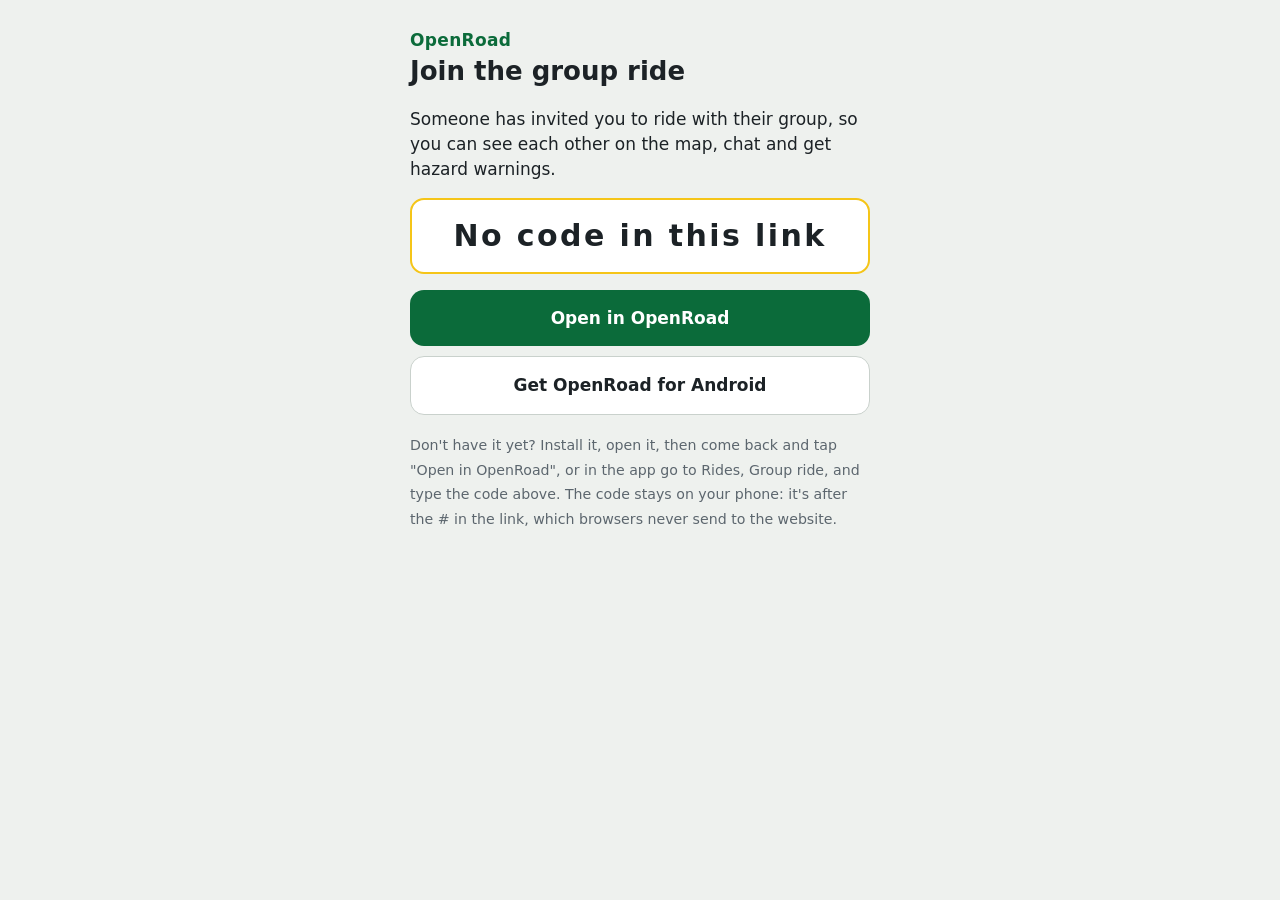
<file: docs/join.html>
<!doctype html>
<html lang="en"><head><meta charset="utf-8"><meta name="viewport" content="width=device-width,initial-scale=1">
<title>Join a group ride · OpenRoad</title>
<style>
:root{--g:#0b6b3a;--y:#f5c518;--ink:#1c2226;--bg:#eef1ee}
body{margin:0;font:17px/1.45 system-ui,-apple-system,"Segoe UI",Roboto,sans-serif;background:var(--bg);color:var(--ink)}
main{max-width:460px;margin:0 auto;padding:28px 18px}
h1{font-size:26px;margin:0 0 6px}.brand{color:var(--g);font-weight:800;letter-spacing:.02em}
.code{font-size:30px;font-weight:800;letter-spacing:.08em;background:#fff;border-radius:14px;padding:14px;text-align:center;margin:16px 0;border:2px solid var(--y)}
a.btn{display:block;text-align:center;padding:16px;border-radius:14px;font-weight:800;text-decoration:none;margin:10px 0}
.pri{background:var(--g);color:#fff}.sec{background:#fff;color:var(--ink);border:1.5px solid #c9d1cc}
small{color:#5c666e}
</style></head><body><main>
<div class="brand">OpenRoad</div>
<h1>Join the group ride</h1>
<p>Someone has invited you to ride with their group, so you can see each other on the map, chat and get hazard warnings.</p>
<div class="code" id="code">…</div>
<a class="btn pri" id="open" href="#">Open in OpenRoad</a>
<a class="btn sec" href="https://github.com/guestymark-SPR/OpenRoad/releases/download/app/OpenRoad.apk">Get OpenRoad for Android</a>
<p><small>Don't have it yet? Install it, open it, then come back and tap "Open in OpenRoad", or in the app go to Rides, Group ride, and type the code above. The code stays on your phone: it's after the # in the link, which browsers never send to the website.</small></p>
</main>
<script>
var c = (location.hash || '').replace('#', '').toUpperCase().replace(/[^0-9A-Z]/g, '');
var pretty = c.replace(/(.{4})(?=.)/g, '$1-');
document.getElementById('code').textContent = c.length >= 12 ? pretty : 'No code in this link';
// Chrome on Android opens the app from an intent: link, and offers the download if it isn't installed
var apk = 'https://github.com/guestymark-SPR/OpenRoad/releases/download/app/OpenRoad.apk';
document.getElementById('open').href = 'intent://join/' + pretty + '#Intent;scheme=openroad;package=uk.openroad.app;S.browser_fallback_url=' + encodeURIComponent(apk) + ';end';
</script></body></html>
</file>
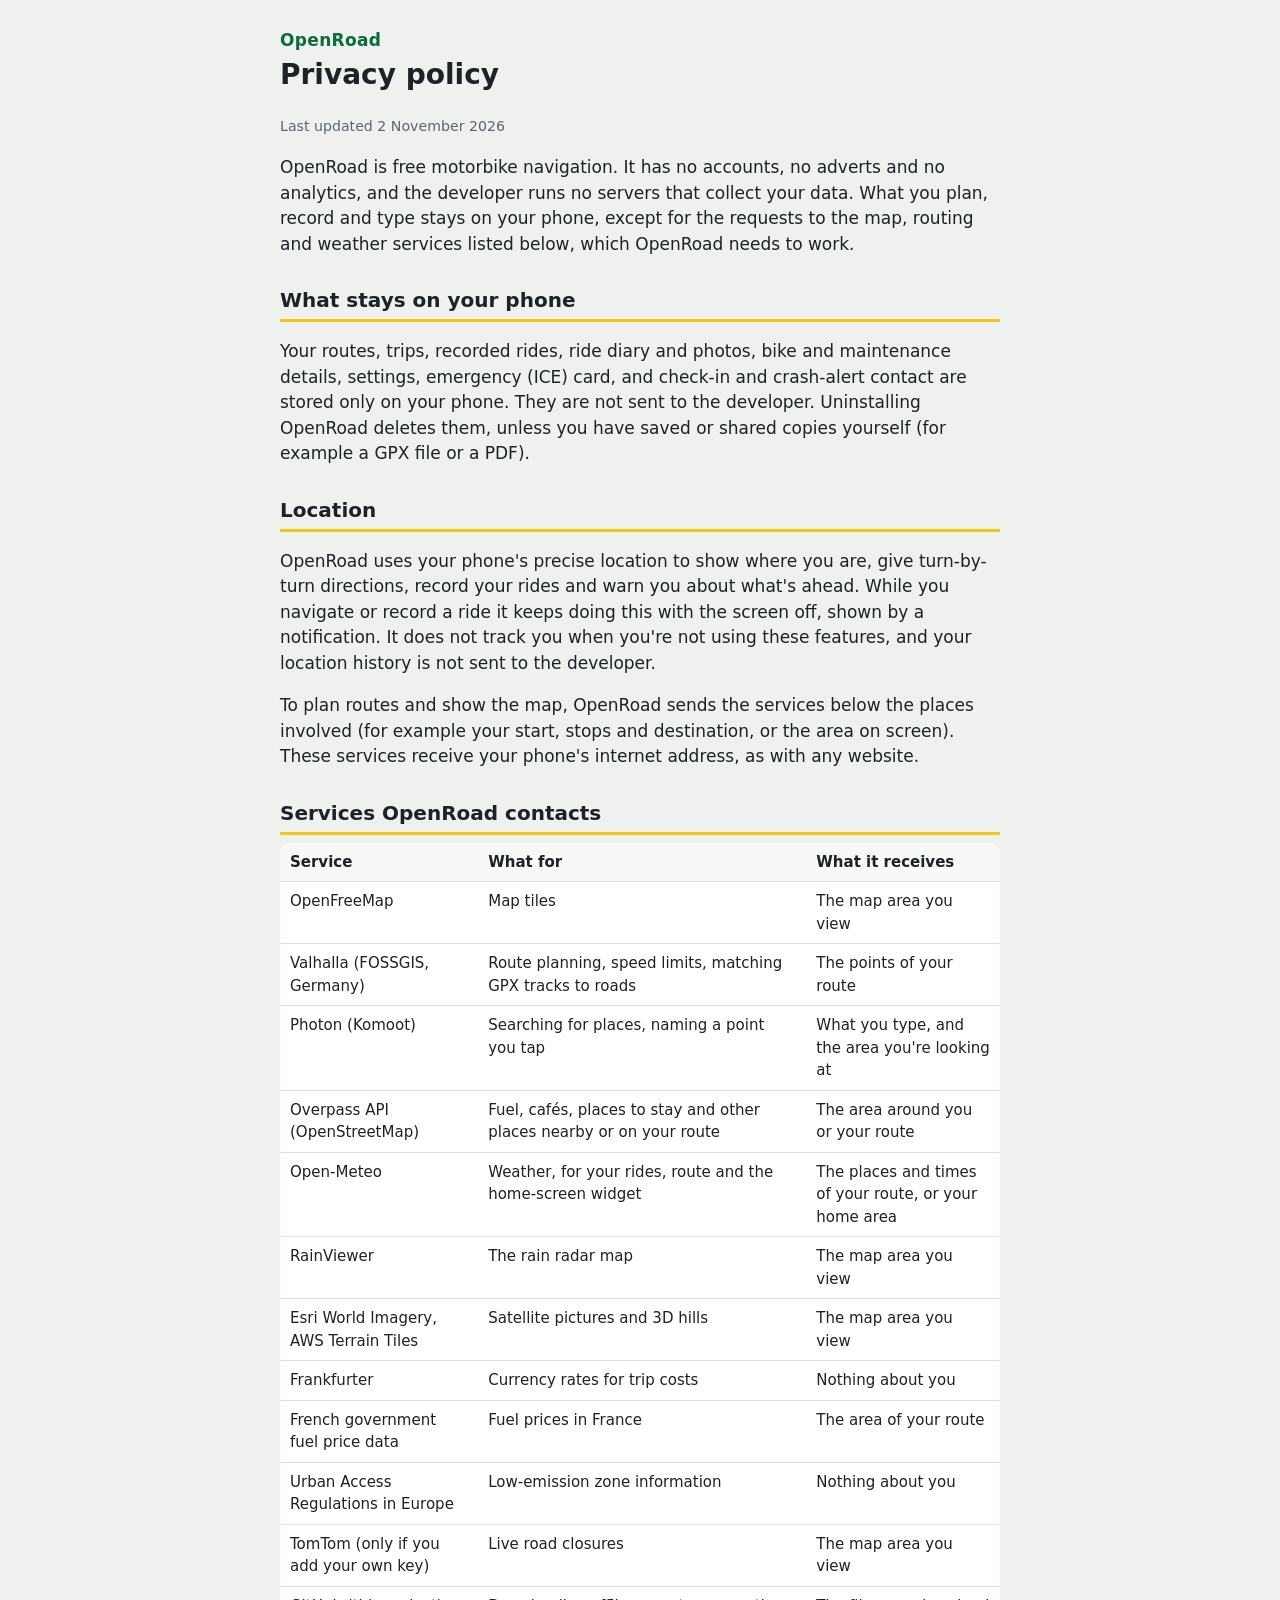
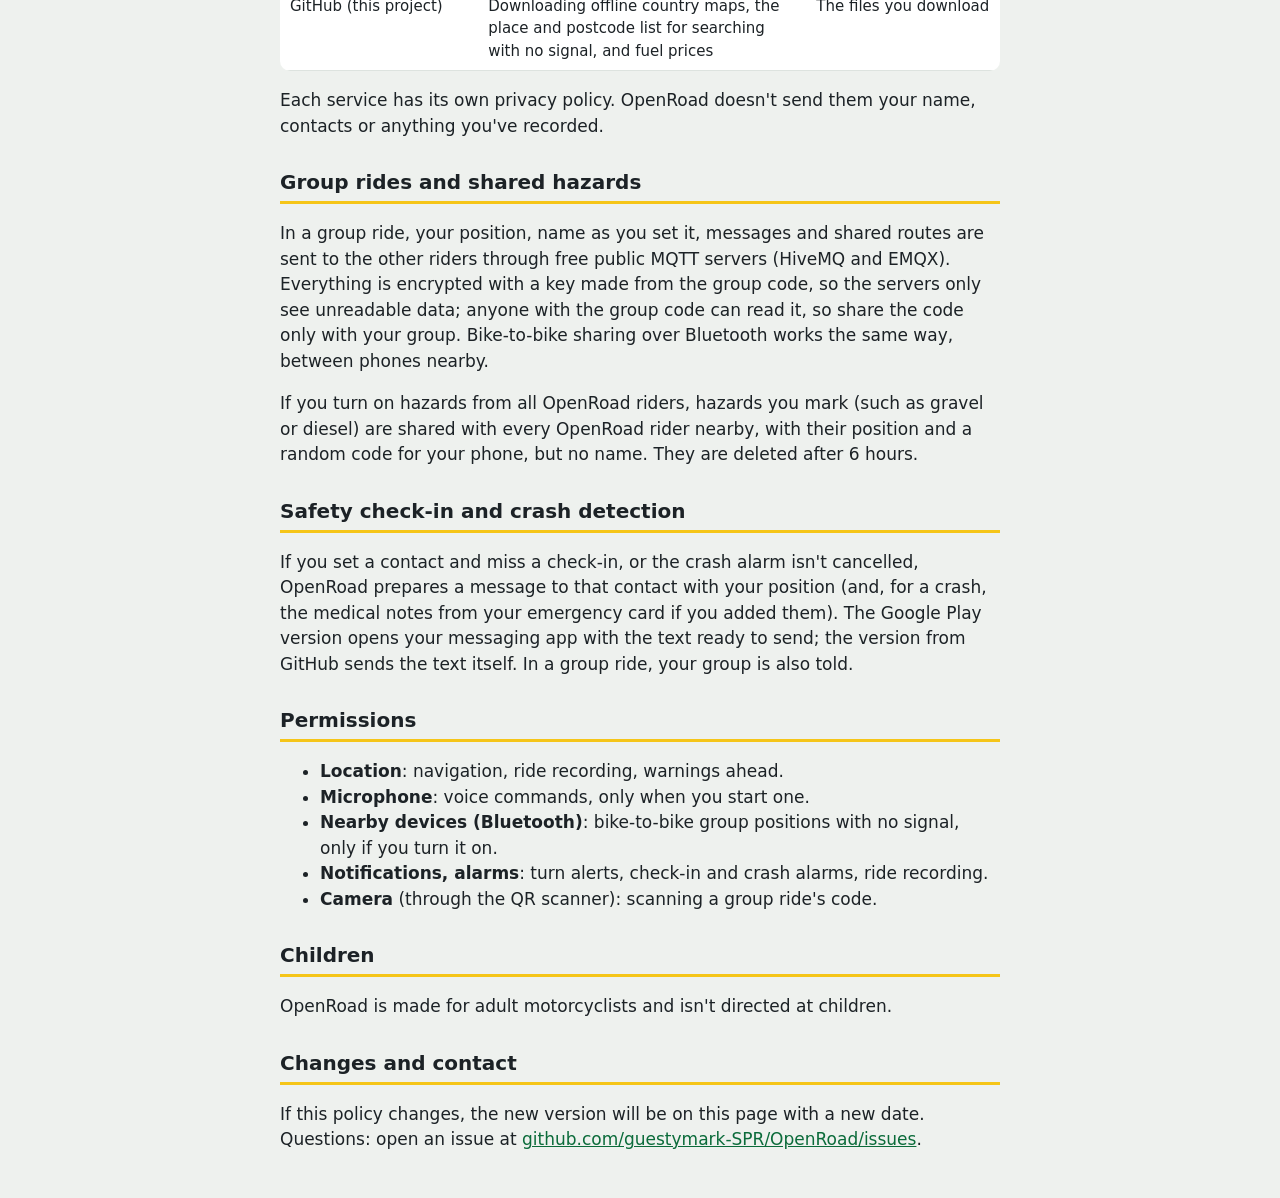
<file: docs/privacy.html>
<!doctype html>
<html lang="en"><head><meta charset="utf-8"><meta name="viewport" content="width=device-width,initial-scale=1">
<title>Privacy policy · OpenRoad</title>
<style>
:root{--g:#0b6b3a;--y:#f5c518;--ink:#1c2226;--bg:#eef1ee}
body{margin:0;font:17px/1.5 system-ui,-apple-system,"Segoe UI",Roboto,sans-serif;background:var(--bg);color:var(--ink)}
main{max-width:720px;margin:0 auto;padding:28px 18px}
h1{font-size:28px;margin:0 0 6px}h2{font-size:20px;margin:28px 0 8px;border-bottom:3px solid var(--y);padding-bottom:4px}
.brand{color:var(--g);font-weight:800;letter-spacing:.02em}
table{border-collapse:collapse;width:100%;background:#fff;border-radius:10px;overflow:hidden;font-size:15px}
th,td{text-align:left;padding:8px 10px;border-bottom:1px solid #dde3df;vertical-align:top}th{background:#f7f9f7}
small{color:#5c666e}a{color:var(--g)}
</style></head><body><main>
<div class="brand">OpenRoad</div>
<h1>Privacy policy</h1>
<p><small>Last updated 2 November 2026</small></p>

<p>OpenRoad is free motorbike navigation. It has no accounts, no adverts and no analytics, and the developer runs no servers that collect your data. What you plan, record and type stays on your phone, except for the requests to the map, routing and weather services listed below, which OpenRoad needs to work.</p>

<h2>What stays on your phone</h2>
<p>Your routes, trips, recorded rides, ride diary and photos, bike and maintenance details, settings, emergency (ICE) card, and check-in and crash-alert contact are stored only on your phone. They are not sent to the developer. Uninstalling OpenRoad deletes them, unless you have saved or shared copies yourself (for example a GPX file or a PDF).</p>

<h2>Location</h2>
<p>OpenRoad uses your phone's precise location to show where you are, give turn-by-turn directions, record your rides and warn you about what's ahead. While you navigate or record a ride it keeps doing this with the screen off, shown by a notification. It does not track you when you're not using these features, and your location history is not sent to the developer.</p>
<p>To plan routes and show the map, OpenRoad sends the services below the places involved (for example your start, stops and destination, or the area on screen). These services receive your phone's internet address, as with any website.</p>

<h2>Services OpenRoad contacts</h2>
<table>
<tr><th>Service</th><th>What for</th><th>What it receives</th></tr>
<tr><td>OpenFreeMap</td><td>Map tiles</td><td>The map area you view</td></tr>
<tr><td>Valhalla (FOSSGIS, Germany)</td><td>Route planning, speed limits, matching GPX tracks to roads</td><td>The points of your route</td></tr>
<tr><td>Photon (Komoot)</td><td>Searching for places, naming a point you tap</td><td>What you type, and the area you're looking at</td></tr>
<tr><td>Overpass API (OpenStreetMap)</td><td>Fuel, cafés, places to stay and other places nearby or on your route</td><td>The area around you or your route</td></tr>
<tr><td>Open-Meteo</td><td>Weather, for your rides, route and the home-screen widget</td><td>The places and times of your route, or your home area</td></tr>
<tr><td>RainViewer</td><td>The rain radar map</td><td>The map area you view</td></tr>
<tr><td>Esri World Imagery, AWS Terrain Tiles</td><td>Satellite pictures and 3D hills</td><td>The map area you view</td></tr>
<tr><td>Frankfurter</td><td>Currency rates for trip costs</td><td>Nothing about you</td></tr>
<tr><td>French government fuel price data</td><td>Fuel prices in France</td><td>The area of your route</td></tr>
<tr><td>Urban Access Regulations in Europe</td><td>Low-emission zone information</td><td>Nothing about you</td></tr>
<tr><td>TomTom (only if you add your own key)</td><td>Live road closures</td><td>The map area you view</td></tr>
<tr><td>GitHub (this project)</td><td>Downloading offline country maps, the place and postcode list for searching with no signal, and fuel prices</td><td>The files you download</td></tr>
</table>
<p>Each service has its own privacy policy. OpenRoad doesn't send them your name, contacts or anything you've recorded.</p>

<h2>Group rides and shared hazards</h2>
<p>In a group ride, your position, name as you set it, messages and shared routes are sent to the other riders through free public MQTT servers (HiveMQ and EMQX). Everything is encrypted with a key made from the group code, so the servers only see unreadable data; anyone with the group code can read it, so share the code only with your group. Bike-to-bike sharing over Bluetooth works the same way, between phones nearby.</p>
<p>If you turn on hazards from all OpenRoad riders, hazards you mark (such as gravel or diesel) are shared with every OpenRoad rider nearby, with their position and a random code for your phone, but no name. They are deleted after 6 hours.</p>

<h2>Safety check-in and crash detection</h2>
<p>If you set a contact and miss a check-in, or the crash alarm isn't cancelled, OpenRoad prepares a message to that contact with your position (and, for a crash, the medical notes from your emergency card if you added them). The Google Play version opens your messaging app with the text ready to send; the version from GitHub sends the text itself. In a group ride, your group is also told.</p>

<h2>Permissions</h2>
<ul>
<li><b>Location</b>: navigation, ride recording, warnings ahead.</li>
<li><b>Microphone</b>: voice commands, only when you start one.</li>
<li><b>Nearby devices (Bluetooth)</b>: bike-to-bike group positions with no signal, only if you turn it on.</li>
<li><b>Notifications, alarms</b>: turn alerts, check-in and crash alarms, ride recording.</li>
<li><b>Camera</b> (through the QR scanner): scanning a group ride's code.</li>
</ul>

<h2>Children</h2>
<p>OpenRoad is made for adult motorcyclists and isn't directed at children.</p>

<h2>Changes and contact</h2>
<p>If this policy changes, the new version will be on this page with a new date. Questions: open an issue at <a href="https://github.com/guestymark-SPR/OpenRoad/issues">github.com/guestymark-SPR/OpenRoad/issues</a>.</p>
</main></body></html>
</file>
